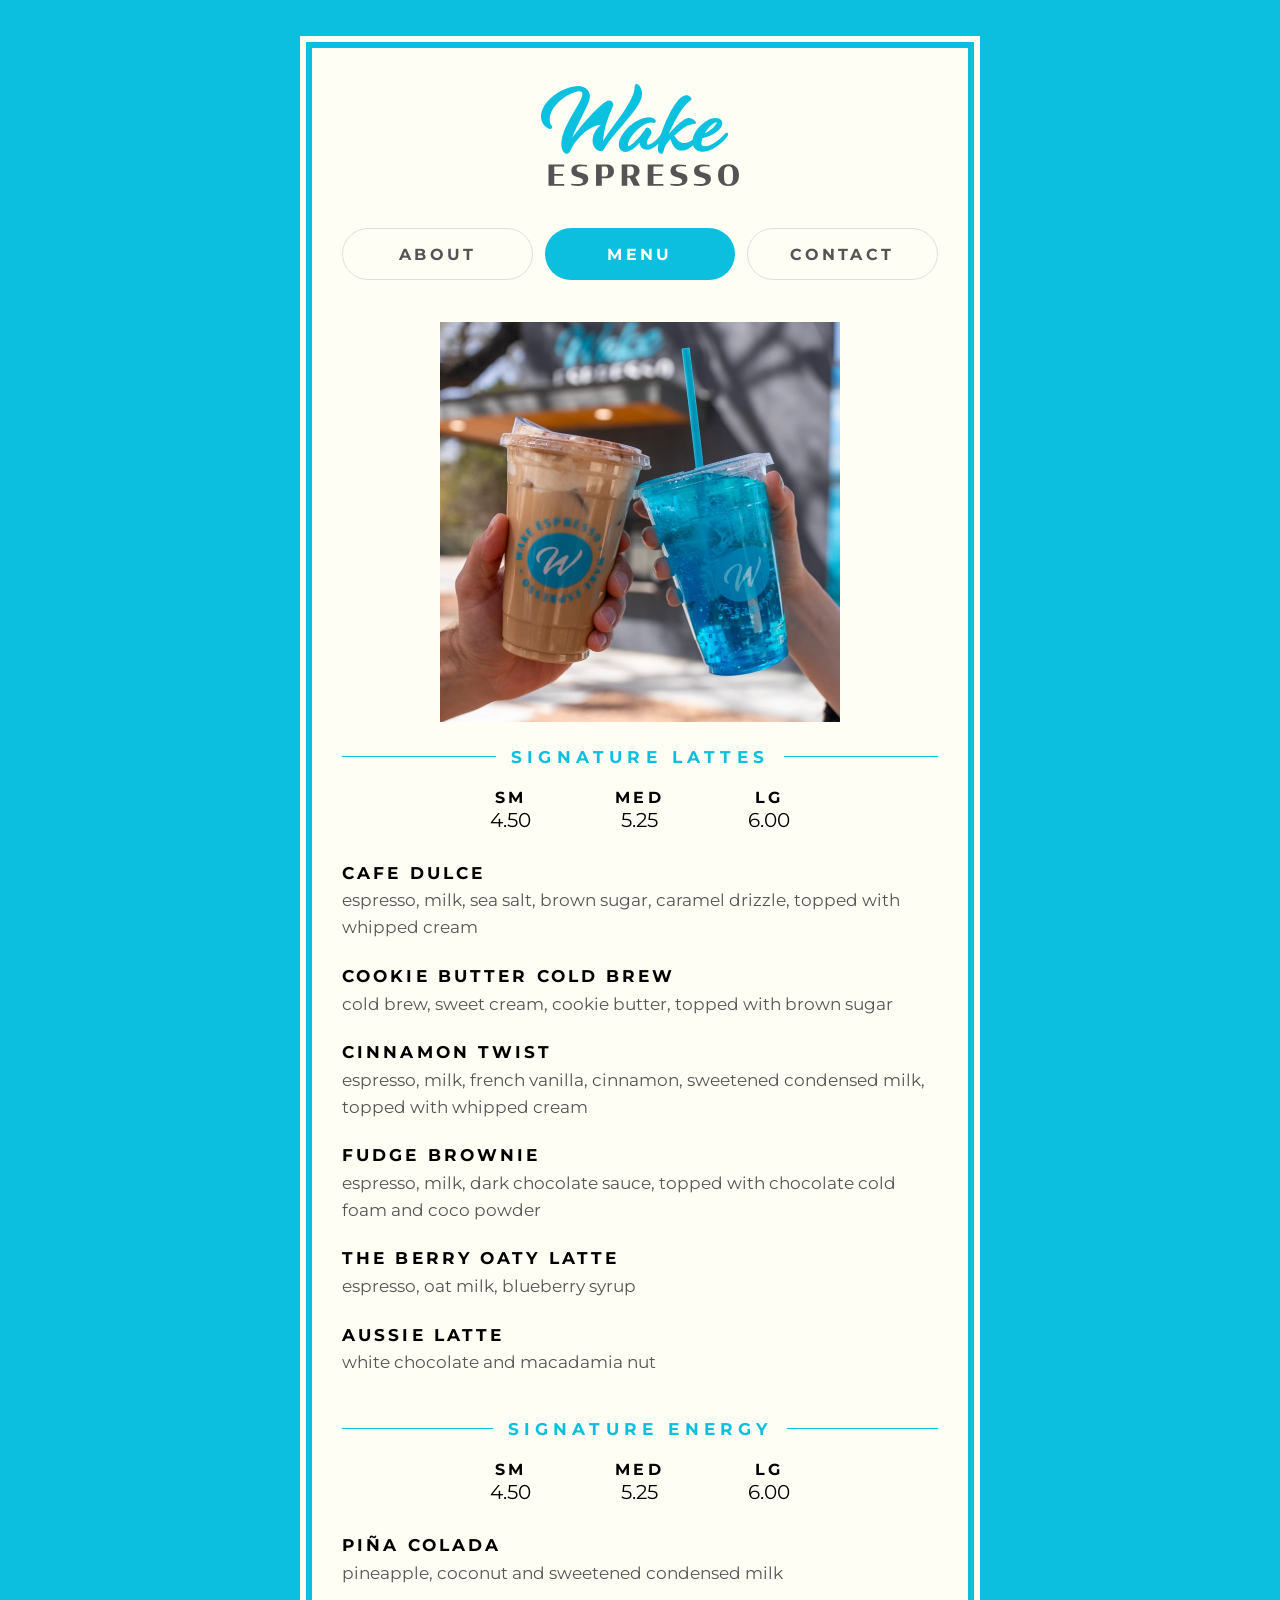
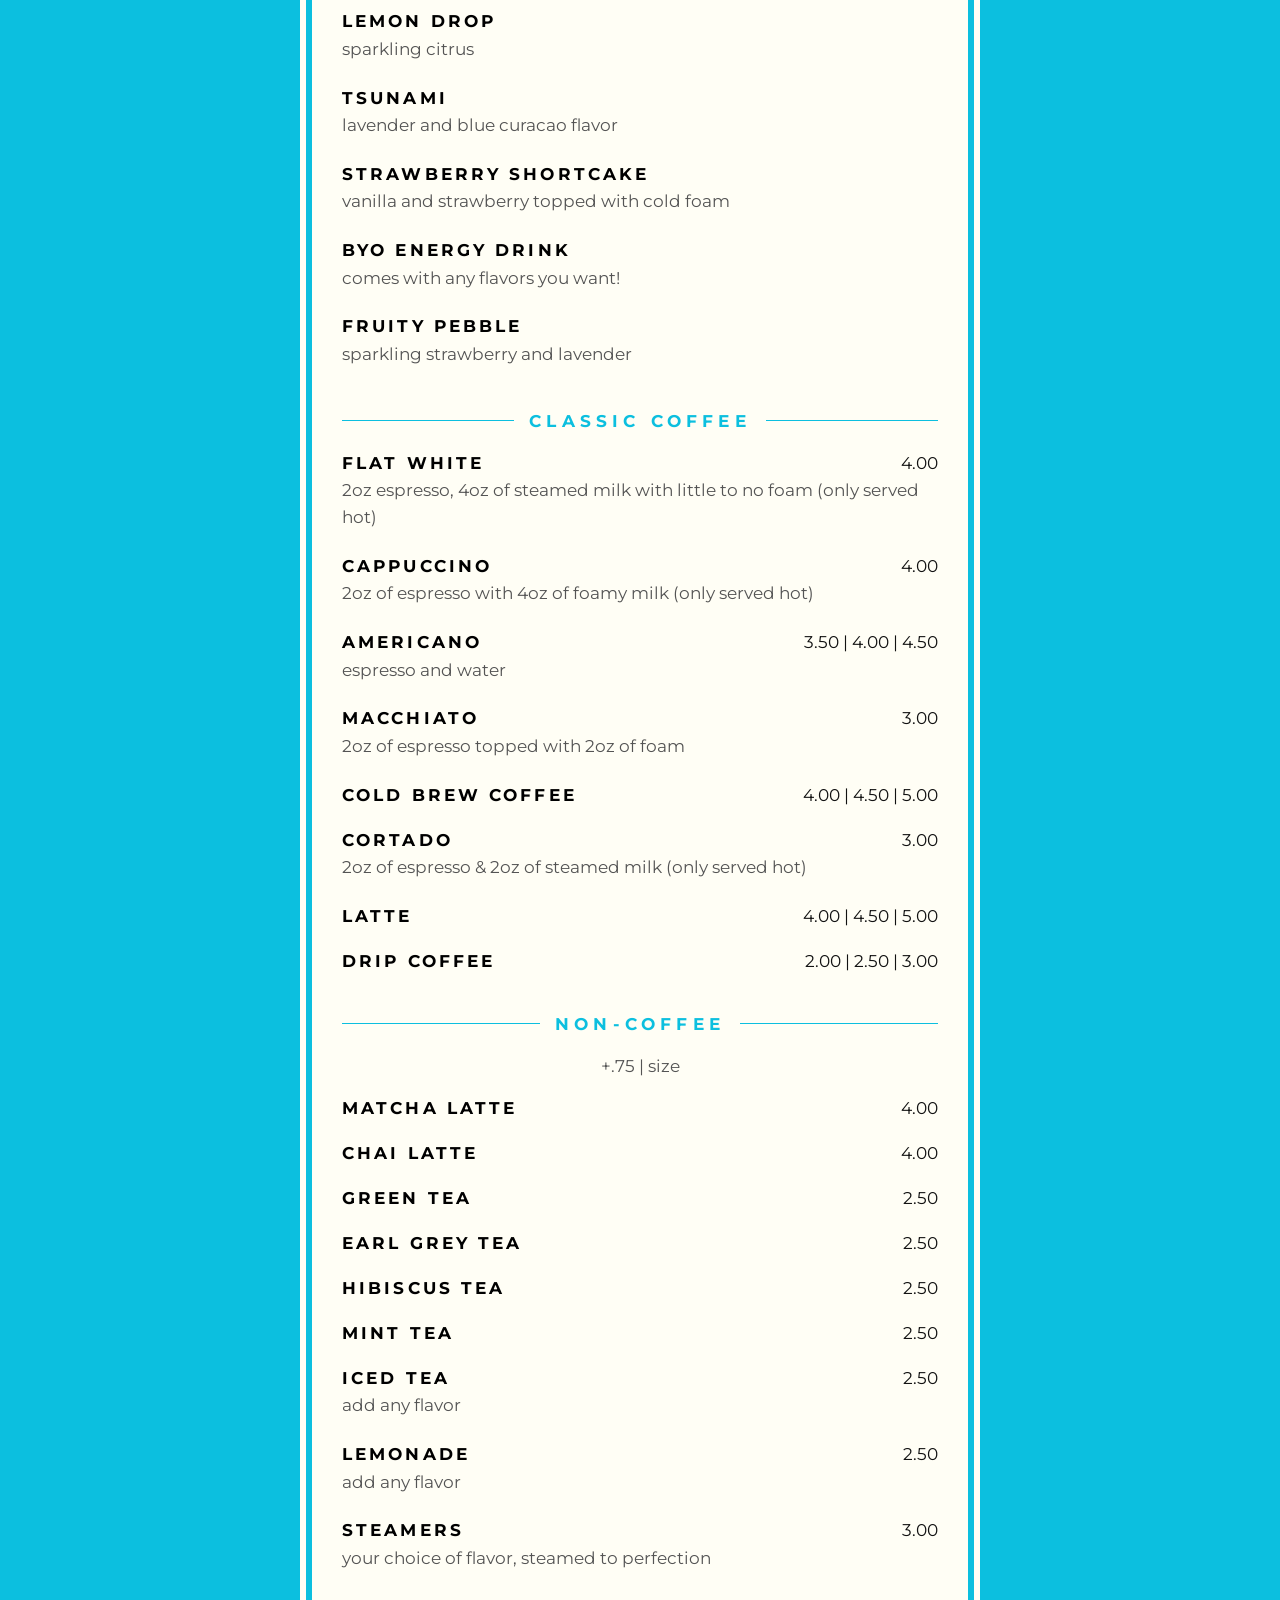
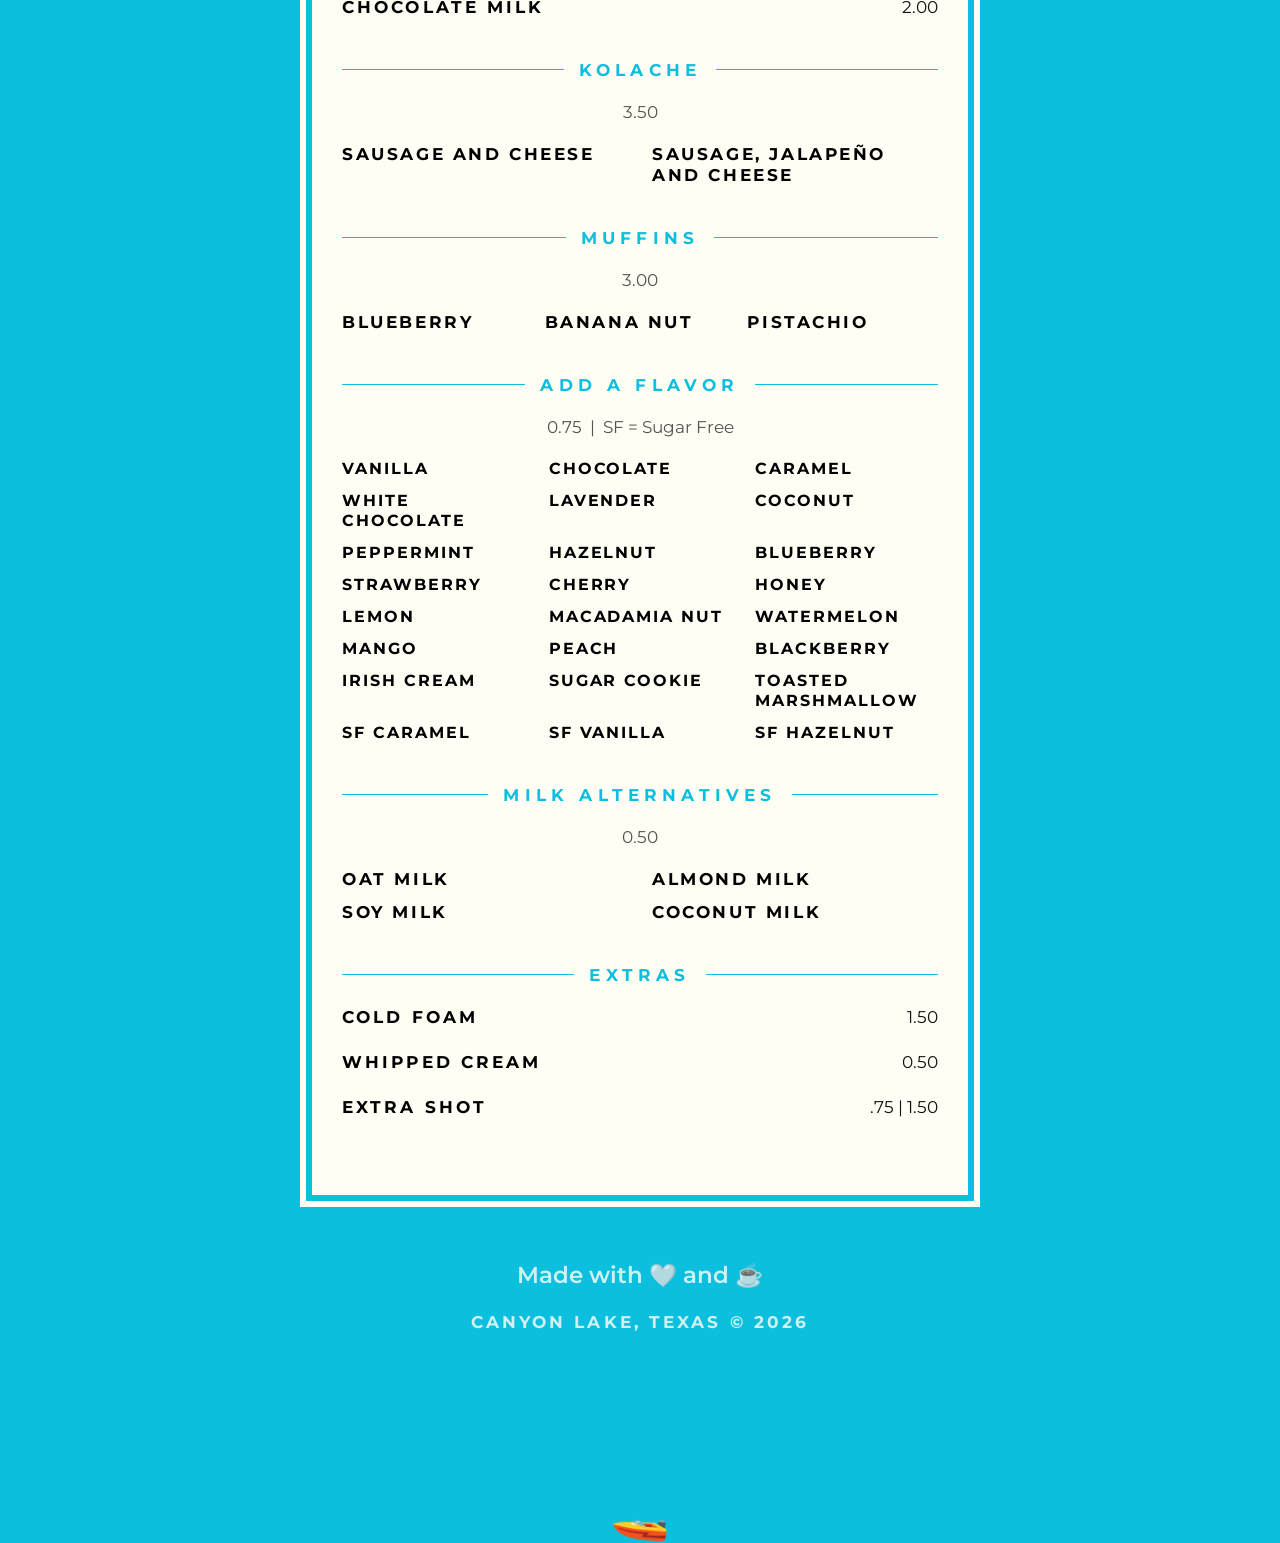
<file: index.html>
<!DOCTYPE html>
<html lang="en">
<head>
  <meta charset="UTF-8">
  <meta name="viewport" content="width=device-width, initial-scale=1.0, viewport-fit=cover">
  <meta name="theme-color" content="hsl(189, 90%, 46%)">
  <title>Wake Espresso | Drive-Thru Coffee &amp; Espresso in Canyon Lake, TX</title>
  <meta name="description" content="Wake Espresso is a drive-thru and walk-up coffee shop in Canyon Lake, TX. Handcrafted espresso, signature lattes, energy drinks, teas, and kolaches — locally brewed, lake approved.">
  <link rel="canonical" href="https://jonnyabowd.github.io/wake-espresso-site/">

  <!-- Open Graph -->
  <meta property="og:type" content="website">
  <meta property="og:site_name" content="Wake Espresso">
  <meta property="og:title" content="Wake Espresso | Drive-Thru Coffee &amp; Espresso in Canyon Lake, TX">
  <meta property="og:description" content="Handcrafted espresso, signature lattes, energy drinks, teas, and kolaches in Canyon Lake, TX. Locally brewed, lake approved.">
  <meta property="og:url" content="https://jonnyabowd.github.io/wake-espresso-site/">
  <meta property="og:image" content="https://jonnyabowd.github.io/wake-espresso-site/images/og-image.jpg">
  <meta property="og:image:type" content="image/jpeg">
  <meta property="og:image:width" content="2400">
  <meta property="og:image:height" content="1260">
  <meta property="og:image:alt" content="Wake Espresso — drive-thru coffee in Canyon Lake, TX">

  <!-- Twitter -->
  <meta name="twitter:card" content="summary_large_image">
  <meta name="twitter:title" content="Wake Espresso | Drive-Thru Coffee &amp; Espresso in Canyon Lake, TX">
  <meta name="twitter:description" content="Handcrafted espresso, signature lattes, energy drinks, teas, and kolaches in Canyon Lake, TX. Locally brewed, lake approved.">
  <meta name="twitter:image" content="https://jonnyabowd.github.io/wake-espresso-site/images/og-image.jpg">
  <meta name="twitter:image:alt" content="Wake Espresso — drive-thru coffee in Canyon Lake, TX">

  <link rel="icon" href="favicons/favicon.ico" sizes="any">
  <link rel="icon" href="favicons/favicon.svg" type="image/svg+xml">
  <link rel="apple-touch-icon" href="favicons/apple-touch-icon.png">
  <link rel="manifest" href="favicons/site.webmanifest">
  <meta name="apple-mobile-web-app-capable" content="yes">
  <meta name="mobile-web-app-capable" content="yes">
  <meta name="apple-touch-fullscreen" content="yes">
  <meta name="apple-mobile-web-app-title" content="Wake Espresso">
  <meta name="apple-mobile-web-app-status-bar-style" content="default">
  <script src="js/ios-pwa-splash.js"></script>
  <script>iosPWASplash('favicons/apple-touch-icon.png', 'hsl(189, 90%, 46%)');</script>
  <link rel="preconnect" href="https://fonts.googleapis.com">
  <link rel="preconnect" href="https://fonts.gstatic.com" crossorigin>
  <link href="https://fonts.googleapis.com/css2?family=Montserrat:wght@400;600;700&family=Press+Start+2P&display=swap" rel="stylesheet">
  <link rel="stylesheet" href="css/tokens.css">

  <script type="application/ld+json">
  {
    "@context": "https://schema.org",
    "@type": "CafeOrCoffeeShop",
    "name": "Wake Espresso",
    "description": "Drive-thru and walk-up coffee shop in Canyon Lake, TX serving handcrafted espresso, signature lattes, energy drinks, teas, and kolaches.",
    "url": "https://jonnyabowd.github.io/wake-espresso-site/",
    "image": "https://jonnyabowd.github.io/wake-espresso-site/images/img_7962.webp",
    "telephone": "+1-830-310-1101",
    "priceRange": "$",
    "servesCuisine": "Coffee",
    "address": {
      "@type": "PostalAddress",
      "streetAddress": "8392 FM2673",
      "addressLocality": "Canyon Lake",
      "addressRegion": "TX",
      "postalCode": "78133",
      "addressCountry": "US"
    },
    "geo": {
      "@type": "GeoCoordinates",
      "latitude": 29.8446598,
      "longitude": -98.2722146
    },
    "sameAs": [
      "https://www.instagram.com/wakeespresso"
    ],
    "openingHoursSpecification": [
      {
        "@type": "OpeningHoursSpecification",
        "dayOfWeek": ["Monday", "Tuesday", "Wednesday", "Thursday", "Sunday"],
        "opens": "05:30",
        "closes": "19:00"
      },
      {
        "@type": "OpeningHoursSpecification",
        "dayOfWeek": ["Friday", "Saturday"],
        "opens": "05:30",
        "closes": "20:00"
      }
    ]
  }
  </script>

  <style>
    * { box-sizing: border-box; margin: 0; padding: 0; }

    html, body { overflow-x: hidden; }

    html.blackout-mode, html.blackout-mode body { background: hsl(0, 0%, 0%) !important; height: 100%; overflow: hidden; }
    html.whiteout-mode, html.whiteout-mode body { background: var(--color-brand-cream) !important; height: 100%; overflow: hidden; }

    html { font-size: 16px; }
    @media (min-width: 600px) { html { font-size: 20px; } }
    @media (min-width: 800px) { html { font-size: 24px; } }

    body {
      font-family: 'Montserrat', sans-serif;
      background-color: var(--color-brand-blue);
      min-height: 100vh;
      padding: 1.5rem 1rem;
      position: relative;
    }

    .menu-wrap {
      max-width: 680px;
      margin: 0 auto;
      background: var(--color-brand-cream);
      padding: 2rem 1.75rem;
      position: relative;
      outline: 6px solid var(--color-brand-blue);
      outline-offset: -12px;
    }

    /* Header */
    .menu-header {
      text-align: center;
      margin-bottom: 1.5rem;
    }

    .menu-divider {
      border: none;
      border-top: 1px solid hsl(0, 0%, 80%);
      margin: 0 0 1.5rem;
    }

    /* Section */
    .menu-section {
      margin-bottom: 1.75rem;
    }

    /* Section title with lines */
    .section-title {
      display: flex;
      align-items: center;
      gap: 0.625rem;
      margin-top: 0;
      margin-bottom: 0.875rem;
    }

    .section-title::before,
    .section-title::after {
      content: '';
      flex: 1;
      height: 1px;
      background: var(--color-brand-blue);
    }

    .section-title span {
      color: var(--color-brand-blue);
      font-size: 0.72rem;
      font-weight: 700;
      letter-spacing: 0.3em;
      text-transform: uppercase;
      white-space: nowrap;
    }

    /* Size row */
    .size-row {
      display: flex;
      justify-content: center;
      gap: 3.5rem;
      margin-bottom: 1.25rem;
    }

    .size-label {
      font-size: 0.65rem;
      font-weight: 700;
      letter-spacing: 0.2em;
      text-transform: uppercase;
      text-align: center;
    }

    .size-price {
      display: block;
      text-align: center;
      font-size: 0.85rem;
    }

    /* Price note */
    .price-note {
      text-align: center;
      font-size: 0.72rem;
      color: hsl(0, 0%, 33%);
      margin-bottom: 0.875rem;
    }

    /* Item */
    .item {
      margin-bottom: 1rem;
    }

    .item-header {
      display: flex;
      justify-content: space-between;
      align-items: baseline;
      gap: 0.5rem;
    }

    .item-name {
      font-size: 0.72rem;
      font-weight: 700;
      letter-spacing: 0.18em;
      text-transform: uppercase;
    }

    .item-price {
      font-size: 0.72rem;
      font-weight: 400;
      white-space: nowrap;
      color: hsl(0, 0%, 7%);
    }

    .item-desc {
      font-size: 0.72rem;
      color: hsl(0, 0%, 33%);
      margin-top: 0.1875rem;
      line-height: 1.55;
      font-weight: 400;
    }

    /* 3-col flavor grid */
    .flavor-grid {
      display: grid;
      grid-template-columns: repeat(3, 1fr);
      gap: 0.5rem 1rem;
    }

    .flavor-grid span {
      font-size: 0.68rem;
      font-weight: 700;
      letter-spacing: 0.12em;
      text-transform: uppercase;
    }

    /* 2-col grid */
    .two-col {
      display: grid;
      grid-template-columns: 1fr 1fr;
      gap: 0.5rem 1rem;
    }

    .two-col span {
      font-size: 0.72rem;
      font-weight: 700;
      letter-spacing: 0.15em;
      text-transform: uppercase;
    }

    /* 3-col items (muffins/kolache) */
    .three-col {
      display: grid;
      grid-template-columns: repeat(3, 1fr);
      gap: 0.5rem;
    }

    .three-col span {
      font-size: 0.72rem;
      font-weight: 700;
      letter-spacing: 0.15em;
      text-transform: uppercase;
    }

    @media (max-width: 420px) {
      .flavor-grid {
        grid-template-columns: repeat(2, 1fr);
      }
      .size-row {
        gap: 2rem;
      }
    }

    /* Tabs */
    .tabs {
      display: flex;
      gap: 0.5rem;
      margin-bottom: 1.75rem;
    }

    .tab-btn {
      flex: 1;
      background: none;
      border: 1px solid var(--color-brand-blue);
      border-radius: 999px;
      padding: 0.625rem 0;
      font-family: 'Montserrat', sans-serif;
      font-size: 0.68rem;
      font-weight: 700;
      letter-spacing: 0.2em;
      text-transform: uppercase;
      color: var(--color-brand-grey);
      cursor: pointer;
      border-color: hsl(0, 0%, 87%);
      transition: color 0.2s, background 0.2s, border-color 0.2s;
    }

    .tab-btn.active {
      background: var(--color-brand-blue);
      color: var(--color-brand-cream);
      border: none;
      padding: calc(0.625rem + 1px) 0;
    }

    @keyframes waterFloat {
      0%   { transform: translateY(0px) rotate(0deg); }
      25%  { transform: translateY(-3.75px) rotate(var(--rot-a, 1.5deg)); }
      75%  { transform: translateY(3.75px) rotate(var(--rot-b, -1.5deg)); }
      100% { transform: translateY(0px) rotate(0deg); }
    }

    @keyframes waterFloatNoRotate {
      0%   { transform: translateY(0px); }
      25%  { transform: translateY(-3.75px); }
      75%  { transform: translateY(3.75px); }
      100% { transform: translateY(0px); }
    }

    .menu-header img {
      animation: waterFloatNoRotate 8s ease-in-out infinite;
    }

    #boat {
      position: absolute;
      bottom: 0px;
      left: 50%;
      transform: translateX(-50%);
      font-size: 2rem;
      cursor: pointer;
      user-select: none;
      z-index: 9999;
      transition: none;
    }

    @keyframes boatWiggle {
      0%   { transform: translateX(-50%) rotate(0deg); }
      20%  { transform: translateX(-50%) rotate(-8deg); }
      40%  { transform: translateX(-50%) rotate(8deg); }
      60%  { transform: translateX(-50%) rotate(-5deg); }
      80%  { transform: translateX(-50%) rotate(5deg); }
      100% { transform: translateX(-50%) rotate(15deg); }
    }

    @keyframes boatZoomLeft {
      from { transform: translateX(-50%) rotate(15deg); opacity: 1; }
      to   { transform: translateX(calc(-50% - 120vw)) rotate(15deg); opacity: 1; }
    }

    @keyframes boatComeBack {
      0%     { transform: translateX(calc(-50% + 140vw)) rotate(15deg); animation-timing-function: linear; }
      10.3%  { transform: translateX(-50%) rotate(15deg); animation-timing-function: ease-out; }
      28.6%  { transform: translateX(calc(-50% - 35vw)) rotate(0deg); }
      42.9%  { transform: translateX(calc(-50% - 35vw)) rotate(0deg); animation-timing-function: ease-out; }
      100%   { transform: translateX(-50%) rotate(0deg); }
    }

    @keyframes fadeUp {
      from { opacity: 0; transform: translateY(18px); }
      to   { opacity: 1; transform: translateY(0); }
    }

    .menu-header { opacity: 0; }
    .tabs { opacity: 0; }

    .menu-header.animate-in,
    .tabs.animate-in { animation: fadeUp 0.5s ease forwards; }

    .tab-panel { display: none; }
    .tab-panel.active { display: block; opacity: 0; }
    .tab-panel.active.animate-in { animation: fadeUp 0.5s ease forwards; }

    /* Feed */
    .feed-header {
      text-align: center;
      margin-bottom: 1rem;
    }

    .feed-header h2 {
      font-size: 0.68rem;
      font-weight: 500;
      letter-spacing: 0.15em;
      text-transform: uppercase;
      color: hsl(0, 0%, 53%);
      margin-bottom: 0.625rem;
    }

    .feed-header a {
      display: inline-flex;
      align-items: center;
      gap: 0.5rem;
      text-decoration: none;
      color: hsl(0, 0%, 7%);
      font-size: 1.1rem;
      font-weight: 600;
    }

    .feed-header a svg { width: 1.125rem; height: 1.125rem; }

    .feed-grid {
      display: grid;
      grid-template-columns: repeat(3, 1fr);
      gap: 0.25rem;
    }

    .feed-item {
      position: relative;
      aspect-ratio: 1;
      overflow: hidden;
      background: hsl(0, 0%, 94%);
      cursor: pointer;
    }

    .feed-item img {
      width: 100%;
      height: 100%;
      object-fit: cover;
      display: block;
      transition: transform 0.3s ease;
    }

    .feed-item:hover img { transform: scale(1.04); }
    .feed-item:hover .overlay { opacity: 1; }

    .overlay {
      position: absolute;
      inset: 0;
      background: rgba(12, 192, 223, 0.35);
      opacity: 0;
      transition: opacity 0.3s ease;
    }

    .feed-footer {
      text-align: center;
      margin-top: 1rem;
      margin-bottom: 2.75rem;
    }

    .feed-footer a {
      display: inline-block;
      font-size: 0.7rem;
      font-weight: 600;
      letter-spacing: 0.1em;
      text-transform: uppercase;
      color: var(--color-brand-blue);
      text-decoration: none;
      border: 1.5px solid var(--color-brand-blue);
      border-radius: 999px;
      padding: 0.5rem 1.25rem;
      transition: background 0.2s, color 0.2s;
    }

    .feed-footer a:hover {
      background: var(--color-brand-blue);
      color: var(--color-brand-cream);
    }

    /* About & Contact */
    .info-block {
      text-align: center;
      padding: 1rem 0;
    }

    .info-block h3 {
      font-size: 0.68rem;
      font-weight: 700;
      letter-spacing: 0.25em;
      text-transform: uppercase;
      color: var(--color-brand-blue);
      margin-bottom: 0.5rem;
    }

    .info-block p {
      font-size: 0.78rem;
      color: hsl(0, 0%, 27%);
      line-height: 1.7;
    }

    .info-divider {
      border: none;
      border-top: 1px solid hsl(0, 0%, 93%);
      margin: 1.5rem 0;
    }

    /* Map */
    #map {
      width: 100%;
      height: 16.25rem;
      border: 2px solid var(--color-brand-blue);
      border-radius: 4px;
      margin: 0.5rem 0 1rem;
    }

    .leaflet-tile-pane { filter: grayscale(0.4) saturate(1.1); }

    .leaflet-popup-content-wrapper {
      border-radius: 4px;
      font-family: 'Montserrat', sans-serif;
      font-size: 0.72rem;
      box-shadow: 0 2px 8px rgba(0,0,0,0.15);
    }

    .leaflet-popup-tip-container { display: none; }

    .leaflet-control-zoom a { color: var(--color-brand-blue) !important; }
    .leaflet-control-attribution {
      font-size: 8px !important;
      opacity: 0.4;
      background: rgba(255, 253, 232, 0.5) !important;
      padding: 0 3px !important;
    }
    .leaflet-control-attribution a { color: hsl(0, 0%, 53%) !important; }

    .directions-btn {
      display: inline-block;
      font-size: 0.7rem;
      font-weight: 700;
      letter-spacing: 0.15em;
      text-transform: uppercase;
      color: var(--color-brand-blue);
      text-decoration: none;
      border: 1.5px solid var(--color-brand-blue);
      padding: 0.5rem 1.25rem;
      border-radius: 999px;
      transition: background 0.2s, color 0.2s;
    }

    .directions-btn:hover {
      background: var(--color-brand-blue);
      color: var(--color-brand-cream);
    }

    /* Reviews carousel */
    .reviews-section { margin-top: 0.5rem; }

    .review-carousel {
      display: flex;
      align-items: center;
      gap: 0.5rem;
    }

    .review-track {
      flex: 1;
      display: grid;
      align-items: center;
    }

    .review-card {
      grid-area: 1 / 1;
      text-align: center;
      padding: 0.5rem 0.25rem;
      visibility: hidden;
    }

    .review-card.active { visibility: visible; }

    .review-stars {
      color: var(--color-brand-blue);
      font-size: 1rem;
      letter-spacing: 2px;
      margin-bottom: 0.625rem;
    }

    .review-text {
      font-size: 0.82rem;
      color: hsl(0, 0%, 27%);
      line-height: 1.75;
      font-style: italic;
      margin-bottom: 0.625rem;
    }

    .review-name {
      font-size: 0.68rem;
      font-weight: 700;
      letter-spacing: 0.15em;
      text-transform: uppercase;
      color: hsl(0, 0%, 53%);
    }

    .review-arrow {
      background: none;
      border: 1.5px solid var(--color-brand-blue);
      border-radius: 999px;
      color: var(--color-brand-blue);
      width: 2rem;
      height: 2rem;
      font-size: 0.9rem;
      cursor: pointer;
      flex-shrink: 0;
      transition: background 0.2s, color 0.2s;
      display: flex;
      align-items: center;
      justify-content: center;
    }

    .review-arrow:hover {
      background: var(--color-brand-blue);
      color: var(--color-brand-cream);
    }

    .review-dots {
      display: flex;
      justify-content: center;
      gap: 0.375rem;
      margin-top: 0.875rem;
    }

    .dot {
      width: 0.4375rem;
      height: 0.4375rem;
      border-radius: 50%;
      background: hsl(0, 0%, 87%);
      cursor: pointer;
      transition: background 0.2s;
    }

    .dot.active { background: var(--color-brand-blue); }

    .footer-text { padding-bottom: 170px; opacity: 0; transition: opacity 1.2s ease; }
    .footer-text.in-view { opacity: 0.8; }

    /* Wake the Lake game */
    .menu-wrap, .footer-text, #boat { transition: opacity 0.6s ease; }
    .page-fade-out { opacity: 0 !important; pointer-events: none; }
    .page-gone { display: none !important; }

    #game-screen, #gameover-screen {
      position: fixed;
      inset: 0;
      background: var(--color-brand-blue);
      z-index: 10000;
      display: none;
      opacity: 0;
      transition: opacity 0.6s ease;
      touch-action: none;
      user-select: none;
      -webkit-user-select: none;
      -webkit-touch-callout: none;
    }

    #game-screen.visible, #gameover-screen.visible { opacity: 1; }

    .game-title {
      font-family: 'Press Start 2P', monospace;
      font-weight: normal;
      color: var(--color-brand-cream);
      text-align: center;
      font-size: 5.6vw;
      line-height: 1.6;
      white-space: nowrap;
      padding: 2.5rem 1rem 0;
      animation: arcadeBlink 1s step-end infinite;
    }

    #game-screen .game-title { text-align: left; font-size: 6.72vw; padding-top: 0; }

    #game-header {
      display: flex;
      align-items: center;
      justify-content: center;
      gap: 1rem;
      padding: 2.5rem 1rem 0;
    }

    #game-logo {
      width: 26vw;
      max-width: 160px;
      flex-shrink: 0;
      position: relative;
      z-index: 5;
      cursor: pointer;
    }

    .falling-cup {
      position: absolute;
      font-size: 2.5rem;
      line-height: 1;
      z-index: 1;
      pointer-events: none;
    }

    @keyframes arcadeBlink {
      0%   { opacity: 1; }
      75%  { opacity: 0; }
      100% { opacity: 1; }
    }

    #game-area {
      position: absolute;
      top: 7rem;
      bottom: 6rem;
      left: 0;
      right: 0;
      overflow: hidden;
    }

    #player {
      position: absolute;
      right: 12%;
      width: 3.125rem;
      height: 3.125rem;
      font-size: 3.125rem;
      line-height: 1;
      z-index: 2;
      transition: transform 0.2s ease;
    }

    #player span { position: absolute; inset: 0; }

    #player span:first-child {
      inset: auto;
      right: 0;
      bottom: 0.375rem;
      font-size: 1.95rem;
      z-index: -1;
    }

    /* Little alien companion shown only in the boba (post-UFO) game version,
       smaller and tucked into the top-left of the boat-dog. */
    #player .alien-badge { display: none; }
    #player.alien .alien-badge {
      display: block;
      inset: auto;
      top: 0.66rem;
      left: -0.1rem;
      font-size: 0.92rem;
      z-index: 3;
    }

    .game-item {
      position: absolute;
      left: -60px;
      font-size: 2.5rem;
      line-height: 1;
      z-index: 1;
    }

    .game-wave { z-index: 0; }
    .game-wave img { display: block; width: 2rem; height: auto; }

    #game-score {
      position: absolute;
      bottom: 1.5rem;
      left: 1rem;
      font-family: 'Press Start 2P', monospace;
      font-size: 12.5vw;
      line-height: 1;
      color: var(--color-brand-cream);
    }

    #steer-btn {
      position: absolute;
      bottom: 1rem;
      right: 1rem;
      width: 50%;
      padding: 1.1rem 0;
      font-family: 'Press Start 2P', monospace;
      font-size: 1rem;
      letter-spacing: 0.15em;
      background: var(--color-brand-blue);
      color: var(--color-brand-cream);
      border: 4px dotted var(--color-brand-cream);
      border-radius: 10px;
      cursor: pointer;
      user-select: none;
      -webkit-user-select: none;
      touch-action: none;
    }

    #gameover-screen {
      flex-direction: column;
      align-items: center;
      justify-content: center;
    }

    .game-btn {
      font-family: 'Press Start 2P', monospace;
      font-size: 1rem;
      letter-spacing: 0.15em;
      background: var(--color-brand-blue);
      color: var(--color-brand-cream);
      border: 4px dotted var(--color-brand-cream);
      border-radius: 10px;
      padding: 1.1rem 0;
      width: 12rem;
      margin-top: 1.5rem;
      cursor: pointer;
    }

    #game-summary {
      position: absolute;
      top: 2.5rem;
      left: 0;
      right: 0;
      text-align: center;
      font-family: 'Press Start 2P', monospace;
      font-size: 1rem;
      letter-spacing: 0.15em;
      color: var(--color-brand-cream);
      line-height: 1.8;
    }

    #game-summary .cup-num { font-size: 3.5em; }

    #refill-btns {
      display: flex;
      flex-direction: column;
      align-items: center;
    }

    @media (orientation: landscape) {
      #refill-btns { flex-direction: row; gap: 1.5rem; }
    }

    #refill-coffee {
      font-size: 7rem;
      line-height: 1;
      animation: waterFloat 4s ease-in-out infinite;
    }

    #much-tired {
      position: absolute;
      bottom: 1rem;
      left: 50%;
      transform: translateX(-50%);
      font-family: 'Comic Sans MS', 'Comic Sans', sans-serif;
      font-size: 0.85rem;
      color: var(--color-brand-cream);
    }

    #tired-dog-track {
      position: absolute;
      bottom: 2rem;
      left: 50%;
      transform: translateX(-50%);
      font-family: 'Comic Sans MS', 'Comic Sans', sans-serif;
      font-size: 0.85rem;
      pointer-events: none;
    }

    .tired-ghost { visibility: hidden; }

    #tired-dog {
      position: absolute;
      top: 0;
      left: 0;
      font-size: 0.8em;
      line-height: 1;
      animation: tiredDogWalk 8s linear infinite;
    }

    @keyframes tiredDogWalk {
      0%      { left: calc(100% - 1.2em); transform: scaleX(1); }
      43.75%  { left: 0; transform: scaleX(1); }
      50%     { left: 0; transform: scaleX(1); }
      50.001% { left: 0; transform: scaleX(-1); }
      93.75%  { left: calc(100% - 1.2em); transform: scaleX(-1); }
      100%    { left: calc(100% - 1.2em); transform: scaleX(-1); }
    }

    #blackout {
      position: fixed;
      inset: -50vh 0;
      background: hsl(0, 0%, 0%);
      z-index: 99999;
      display: none;
    }

    #whiteout {
      position: fixed;
      inset: -50vh 0;
      background: var(--color-brand-cream);
      z-index: 99999;
      display: none;
      align-items: center;
      justify-content: center;
      padding: 3rem;
    }

    #whiteout img {
      width: 56vw;
      max-width: 100%;
      cursor: pointer;
      animation: waterFloatNoRotate 8s ease-in-out infinite;
    }

    .whiteout-dog {
      position: fixed;
      z-index: 100000;
      width: 90px;
      height: 2.5rem;
      cursor: pointer;
    }

    .whiteout-dog span {
      position: absolute;
      top: 0;
      left: 50%;
      margin-left: -0.6em;
      font-size: 2rem;
      line-height: 1;
      animation: whiteoutDogWalk 4s linear infinite;
    }

    /* Start the cycle at center (translateX 0) so a freshly spawned or tapped
       dog appears on its spawn point, then walks symmetrically both ways.
       Starting at an extreme would offset every new dog by the swing distance. */
    @keyframes whiteoutDogWalk {
      0%      { transform: translateX(0) scaleX(-1); }
      25%     { transform: translateX(25px) scaleX(-1); }
      25.001% { transform: translateX(25px) scaleX(1); }
      50%     { transform: translateX(0) scaleX(1); }
      75%     { transform: translateX(-25px) scaleX(1); }
      75.001% { transform: translateX(-25px) scaleX(-1); }
      100%    { transform: translateX(0) scaleX(-1); }
    }

    #whiteout-island {
      position: fixed;
      z-index: 99999;
      font-size: 4rem;
      line-height: 1;
      pointer-events: none;
      display: none;
    }
  </style>
</head>
<body>
  <div class="menu-wrap">

    <div class="menu-header">
      <h1 style="position:absolute;width:1px;height:1px;padding:0;margin:-1px;overflow:hidden;clip:rect(0,0,0,0);white-space:nowrap;border:0;">Wake Espresso — Drive-Thru Coffee &amp; Espresso in Canyon Lake, TX</h1>
      <img src="images/WE_logo.svg" alt="Wake Espresso logo" width="132" height="132" style="width: 8.25rem; max-width: 40%; height: auto;">
    </div>

    <div class="tabs">
      <button class="tab-btn" onclick="switchTab('about')">About</button>
      <button class="tab-btn active" onclick="switchTab('menu')">Menu</button>
      <button class="tab-btn" onclick="switchTab('contact')">Contact</button>
    </div>

    <!-- ABOUT -->
    <div id="tab-about" class="tab-panel">
      <img src="images/img_7156.webp" alt="Wake Espresso team in front of the Canyon Lake boat mural" width="800" height="800" loading="lazy" style="width: 100%; max-width: 400px; height: auto; display: block; margin: 0 auto 1.5rem;">
      <p style="font-size: 0.72rem; font-weight: 700; letter-spacing: 0.18em; text-transform: uppercase; color: hsl(0, 0%, 7%); text-align: center; padding: 0.5rem 0 1.25rem;">Locally Brewed, Lake Approved</p>
      <p style="font-size: 0.95rem; line-height: 1.8; color: hsl(0, 0%, 27%); text-align: left; padding: 0 0 2.25rem; text-indent: 1.5em;">Founded by Canyon Lake natives, Wake Espresso is all about great coffee and lake vibes. Whether you're heading out on the water or just passing through, grab a handcrafted coffee, tea, or espresso drink from our convenient drive-thru or walk-up window.</p>
      <div class="feed-header">
        <h2 class="section-title"><span>Follow Us</span></h2>
        <a href="https://www.instagram.com/wakeespresso" target="_blank" rel="noopener">@wakeespresso</a>
      </div>
      <div class="feed-grid">
        <div class="feed-item"><img src="images/img_0048.webp" alt="Dog enjoying a pup cup at the Wake Espresso drive-thru" width="600" height="600" loading="lazy"><div class="overlay"></div></div>
        <div class="feed-item"><img src="images/img_0049.webp" alt="Customers in their truck with iced coffees at the Wake Espresso drive-thru" width="600" height="600" loading="lazy"><div class="overlay"></div></div>
        <div class="feed-item"><img src="images/img_0052.webp" alt="Wake Espresso barista holding a caramel iced latte" width="600" height="600" loading="lazy"><div class="overlay"></div></div>
        <div class="feed-item"><img src="images/img_0053.webp" alt="Friends holding blue and yellow iced drinks at Wake Espresso" width="600" height="600" loading="lazy"><div class="overlay"></div></div>
        <div class="feed-item"><img src="images/img_0060.webp" alt="Shiba Inu enjoying a whipped cream pup cup at Wake Espresso" width="600" height="600" loading="lazy"><div class="overlay"></div></div>
        <div class="feed-item"><img src="images/img_0055.webp" alt="Wake Espresso green St. Patrick's Day punch drink" width="600" height="600" loading="lazy"><div class="overlay"></div></div>
        <div class="feed-item"><img src="images/img_0056.webp" alt="Customers with drinks in front of the Wake Espresso lake mural" width="600" height="600" loading="lazy"><div class="overlay"></div></div>
        <div class="feed-item"><img src="images/img_0058.webp" alt="Iced Coco Kiss latte made at Wake Espresso" width="600" height="600" loading="lazy"><div class="overlay"></div></div>
        <div class="feed-item"><img src="images/img_0059.webp" alt="Wake Espresso baristas behind the espresso bar" width="600" height="600" loading="lazy"><div class="overlay"></div></div>
      </div>
      <div class="feed-footer">
        <a href="https://www.instagram.com/wakeespresso" target="_blank" rel="noopener">View on Instagram</a>
      </div>

      <div class="reviews-section">
        <h2 class="section-title" style="margin-top: 1.75rem;"><span>Reviews</span></h2>
        <div class="review-carousel">
          <button class="review-arrow review-prev" onclick="shiftReview(-1)" aria-label="Previous review">&#8592;</button>
          <div class="review-track">
            <div class="review-card active">
              <div class="review-stars">&#9733;&#9733;&#9733;&#9733;&#9733;</div>
              <p class="review-text">"Everything I've tried has been yum! Bring your puppies, they give the cutest pup cups ever!"</p>
              <p class="review-name">— Kristen P.</p>
            </div>
            <div class="review-card">
              <div class="review-stars">&#9733;&#9733;&#9733;&#9733;&#9733;</div>
              <p class="review-text">"Great coffee! I appreciate that they have coconut milk. Staff are super friendly and even when they have long lines, they move fairly quickly. Really happy to have a fantastic coffee place on the south side of the lake."</p>
              <p class="review-name">— Hilda S.</p>
            </div>
            <div class="review-card">
              <div class="review-stars">&#9733;&#9733;&#9733;&#9733;&#9733;</div>
              <p class="review-text">"Everything about the property was well thought out. From the natural tree shade, large boat accessible drive thru, family/pet friendly exterior."</p>
              <p class="review-name">— Gregg S.</p>
            </div>
            <div class="review-card">
              <div class="review-stars">&#9733;&#9733;&#9733;&#9733;&#9733;</div>
              <p class="review-text">"The baristas there are so nice and welcoming, I told them my taste in coffee, and they matched the perfect drink to my liking!"</p>
              <p class="review-name">— Luna G.</p>
            </div>
            <div class="review-card">
              <div class="review-stars">&#9733;&#9733;&#9733;&#9733;&#9734;</div>
              <p class="review-text">"Skip the Starbucks and come here! Cool vibes and outdoor area is lovely to hang out and enjoy your cup of joe."</p>
              <p class="review-name">— Caleb R.</p>
            </div>
          </div>
          <button class="review-arrow review-next" onclick="shiftReview(1)" aria-label="Next review">&#8594;</button>
        </div>
      </div>
    </div>

    <!-- MENU -->
    <div id="tab-menu" class="tab-panel active">

    <img src="images/dsc08289.webp" alt="Iced latte and blue energy drink held up in front of the Wake Espresso stand" width="800" height="800" fetchpriority="high" style="width: 100%; max-width: 400px; height: auto; display: block; margin: 0 auto 24px;">

    <!-- SIGNATURE LATTES -->
    <section class="menu-section">
      <h2 class="section-title"><span>Signature Lattes</span></h2>
      <div class="size-row">
        <div><div class="size-label">SM</div><span class="size-price">4.50</span></div>
        <div><div class="size-label">MED</div><span class="size-price">5.25</span></div>
        <div><div class="size-label">LG</div><span class="size-price">6.00</span></div>
      </div>

      <div class="item">
        <div class="item-name">Cafe Dulce</div>
        <div class="item-desc">espresso, milk, sea salt, brown sugar, caramel drizzle, topped with whipped cream</div>
      </div>
      <div class="item">
        <div class="item-name">Cookie Butter Cold Brew</div>
        <div class="item-desc">cold brew, sweet cream, cookie butter, topped with brown sugar</div>
      </div>
      <div class="item">
        <div class="item-name">Cinnamon Twist</div>
        <div class="item-desc">espresso, milk, french vanilla, cinnamon, sweetened condensed milk, topped with whipped cream</div>
      </div>
      <div class="item">
        <div class="item-name">Fudge Brownie</div>
        <div class="item-desc">espresso, milk, dark chocolate sauce, topped with chocolate cold foam and coco powder</div>
      </div>
      <div class="item">
        <div class="item-name">The Berry Oaty Latte</div>
        <div class="item-desc">espresso, oat milk, blueberry syrup</div>
      </div>
      <div class="item">
        <div class="item-name">Aussie Latte</div>
        <div class="item-desc">white chocolate and macadamia nut</div>
      </div>
    </section>

    <!-- SIGNATURE ENERGY -->
    <section class="menu-section">
      <h2 class="section-title"><span>Signature Energy</span></h2>
      <div class="size-row">
        <div><div class="size-label">SM</div><span class="size-price">4.50</span></div>
        <div><div class="size-label">MED</div><span class="size-price">5.25</span></div>
        <div><div class="size-label">LG</div><span class="size-price">6.00</span></div>
      </div>

      <div class="item">
        <div class="item-name">Piña Colada</div>
        <div class="item-desc">pineapple, coconut and sweetened condensed milk</div>
      </div>
      <div class="item">
        <div class="item-name">Lemon Drop</div>
        <div class="item-desc">sparkling citrus</div>
      </div>
      <div class="item">
        <div class="item-name">Tsunami</div>
        <div class="item-desc">lavender and blue curacao flavor</div>
      </div>
      <div class="item">
        <div class="item-name">Strawberry Shortcake</div>
        <div class="item-desc">vanilla and strawberry topped with cold foam</div>
      </div>
      <div class="item">
        <div class="item-name">BYO Energy Drink</div>
        <div class="item-desc">comes with any flavors you want!</div>
      </div>
      <div class="item">
        <div class="item-name">Fruity Pebble</div>
        <div class="item-desc">sparkling strawberry and lavender</div>
      </div>
    </section>

    <!-- CLASSIC COFFEE -->
    <section class="menu-section">
      <h2 class="section-title"><span>Classic Coffee</span></h2>

      <div class="item">
        <div class="item-header">
          <div class="item-name">Flat White</div>
          <div class="item-price">4.00</div>
        </div>
        <div class="item-desc">2oz espresso, 4oz of steamed milk with little to no foam (only served hot)</div>
      </div>
      <div class="item">
        <div class="item-header">
          <div class="item-name">Cappuccino</div>
          <div class="item-price">4.00</div>
        </div>
        <div class="item-desc">2oz of espresso with 4oz of foamy milk (only served hot)</div>
      </div>
      <div class="item">
        <div class="item-header">
          <div class="item-name">Americano</div>
          <div class="item-price">3.50 | 4.00 | 4.50</div>
        </div>
        <div class="item-desc">espresso and water</div>
      </div>
      <div class="item">
        <div class="item-header">
          <div class="item-name">Macchiato</div>
          <div class="item-price">3.00</div>
        </div>
        <div class="item-desc">2oz of espresso topped with 2oz of foam</div>
      </div>
      <div class="item">
        <div class="item-header">
          <div class="item-name">Cold Brew Coffee</div>
          <div class="item-price">4.00 | 4.50 | 5.00</div>
        </div>
      </div>
      <div class="item">
        <div class="item-header">
          <div class="item-name">Cortado</div>
          <div class="item-price">3.00</div>
        </div>
        <div class="item-desc">2oz of espresso & 2oz of steamed milk (only served hot)</div>
      </div>
      <div class="item">
        <div class="item-header">
          <div class="item-name">Latte</div>
          <div class="item-price">4.00 | 4.50 | 5.00</div>
        </div>
      </div>
      <div class="item">
        <div class="item-header">
          <div class="item-name">Drip Coffee</div>
          <div class="item-price">2.00 | 2.50 | 3.00</div>
        </div>
      </div>
    </section>

    <!-- NON-COFFEE -->
    <section class="menu-section">
      <h2 class="section-title"><span>Non-Coffee</span></h2>
      <div class="price-note">+.75 | size</div>

      <div class="item">
        <div class="item-header">
          <div class="item-name">Matcha Latte</div>
          <div class="item-price">4.00</div>
        </div>
      </div>
      <div class="item">
        <div class="item-header">
          <div class="item-name">Chai Latte</div>
          <div class="item-price">4.00</div>
        </div>
      </div>
      <div class="item">
        <div class="item-header">
          <div class="item-name">Green Tea</div>
          <div class="item-price">2.50</div>
        </div>
      </div>
      <div class="item">
        <div class="item-header">
          <div class="item-name">Earl Grey Tea</div>
          <div class="item-price">2.50</div>
        </div>
      </div>
      <div class="item">
        <div class="item-header">
          <div class="item-name">Hibiscus Tea</div>
          <div class="item-price">2.50</div>
        </div>
      </div>
      <div class="item">
        <div class="item-header">
          <div class="item-name">Mint Tea</div>
          <div class="item-price">2.50</div>
        </div>
      </div>
      <div class="item">
        <div class="item-header">
          <div class="item-name">Iced Tea</div>
          <div class="item-price">2.50</div>
        </div>
        <div class="item-desc">add any flavor</div>
      </div>
      <div class="item">
        <div class="item-header">
          <div class="item-name">Lemonade</div>
          <div class="item-price">2.50</div>
        </div>
        <div class="item-desc">add any flavor</div>
      </div>
      <div class="item">
        <div class="item-header">
          <div class="item-name">Steamers</div>
          <div class="item-price">3.00</div>
        </div>
        <div class="item-desc">your choice of flavor, steamed to perfection</div>
      </div>
      <div class="item">
        <div class="item-header">
          <div class="item-name">Chocolate Milk</div>
          <div class="item-price">2.00</div>
        </div>
      </div>
    </section>

    <!-- KOLACHE -->
    <section class="menu-section">
      <h2 class="section-title"><span>Kolache</span></h2>
      <div class="price-note">3.50</div>
      <div class="two-col">
        <span>Sausage and Cheese</span>
        <span>Sausage, Jalapeño and Cheese</span>
      </div>
    </section>

    <!-- MUFFINS -->
    <section class="menu-section">
      <h2 class="section-title"><span>Muffins</span></h2>
      <div class="price-note">3.00</div>
      <div class="three-col">
        <span>Blueberry</span>
        <span>Banana Nut</span>
        <span>Pistachio</span>
      </div>
    </section>

    <!-- ADD A FLAVOR -->
    <section class="menu-section">
      <h2 class="section-title"><span>Add a Flavor</span></h2>
      <div class="price-note">0.75 &nbsp;|&nbsp; SF = Sugar Free</div>
      <div class="flavor-grid">
        <span>Vanilla</span>
        <span>Chocolate</span>
        <span>Caramel</span>
        <span>White Chocolate</span>
        <span>Lavender</span>
        <span>Coconut</span>
        <span>Peppermint</span>
        <span>Hazelnut</span>
        <span>Blueberry</span>
        <span>Strawberry</span>
        <span>Cherry</span>
        <span>Honey</span>
        <span>Lemon</span>
        <span>Macadamia Nut</span>
        <span>Watermelon</span>
        <span>Mango</span>
        <span>Peach</span>
        <span>Blackberry</span>
        <span>Irish Cream</span>
        <span>Sugar Cookie</span>
        <span>Toasted Marshmallow</span>
        <span>SF Caramel</span>
        <span>SF Vanilla</span>
        <span>SF Hazelnut</span>
      </div>
    </section>

    <!-- MILK ALTERNATIVES -->
    <section class="menu-section">
      <h2 class="section-title"><span>Milk Alternatives</span></h2>
      <div class="price-note">0.50</div>
      <div class="two-col">
        <span>Oat Milk</span>
        <span>Almond Milk</span>
        <span>Soy Milk</span>
        <span>Coconut Milk</span>
      </div>
    </section>

    <!-- EXTRAS -->
    <section class="menu-section">
      <h2 class="section-title"><span>Extras</span></h2>
      <div class="item">
        <div class="item-header">
          <div class="item-name">Cold Foam</div>
          <div class="item-price">1.50</div>
        </div>
      </div>
      <div class="item">
        <div class="item-header">
          <div class="item-name">Whipped Cream</div>
          <div class="item-price">0.50</div>
        </div>
      </div>
      <div class="item">
        <div class="item-header">
          <div class="item-name">Extra Shot</div>
          <div class="item-price">.75 | 1.50</div>
        </div>
      </div>
    </section>

    </div><!-- end #tab-menu -->

    <!-- CONTACT -->
    <div id="tab-contact" class="tab-panel">
      <div id="contact-img-wrap" style="position: relative; max-width: 400px; margin: 0 auto 24px;">
        <img src="images/img_7962.webp" alt="Exterior of the Wake Espresso drive-thru coffee stand in Canyon Lake, TX" width="800" height="800" loading="lazy" style="width: 100%; height: auto; display: block;">
      </div>
      <div class="info-block">
        <h2 class="section-title"><span>Location</span></h2>
        <p>8392 FM2673<br>Canyon Lake, TX 78133</p>
      </div>
      <div id="map"></div>
      <div style="text-align:center; margin-bottom: 24px;">
        <a class="directions-btn" href="https://maps.app.goo.gl/tD8LVoGH7LGiPKmz9" target="_blank" rel="noopener">Get Directions</a>
      </div>
      <div class="info-block">
        <h2 class="section-title"><span>Hours</span></h2>
        <table style="margin: 0 auto; font-size: 0.75rem; color: hsl(0, 0%, 27%); border-collapse: collapse; line-height: 2;">
          <tr><td style="text-align:right; padding-right: 20px; font-weight:700; letter-spacing:0.1em; text-transform:uppercase;">Monday</td><td>5:30AM – 7:00PM</td></tr>
          <tr><td style="text-align:right; padding-right: 20px; font-weight:700; letter-spacing:0.1em; text-transform:uppercase;">Tuesday</td><td>5:30AM – 7:00PM</td></tr>
          <tr><td style="text-align:right; padding-right: 20px; font-weight:700; letter-spacing:0.1em; text-transform:uppercase;">Wednesday</td><td>5:30AM – 7:00PM</td></tr>
          <tr><td style="text-align:right; padding-right: 20px; font-weight:700; letter-spacing:0.1em; text-transform:uppercase;">Thursday</td><td>5:30AM – 7:00PM</td></tr>
          <tr><td style="text-align:right; padding-right: 20px; font-weight:700; letter-spacing:0.1em; text-transform:uppercase;">Friday</td><td>5:30AM – <span style="color: var(--color-brand-blue);">8:00PM</span></td></tr>
          <tr><td style="text-align:right; padding-right: 20px; font-weight:700; letter-spacing:0.1em; text-transform:uppercase;">Saturday</td><td>5:30AM – <span style="color: var(--color-brand-blue);">8:00PM</span></td></tr>
          <tr><td style="text-align:right; padding-right: 20px; font-weight:700; letter-spacing:0.1em; text-transform:uppercase;">Sunday</td><td>5:30AM – 7:00PM</td></tr>
        </table>
      </div>
      <div class="info-block">
        <h2 class="section-title"><span>Contact</span></h2>
        <p style="margin-bottom: 12px;">(830) 310-1101</p>
        <a class="directions-btn" href="tel:+18303101101">Call Us</a>
      </div>
    </div>

  </div>

  <div id="boat" title="🤫">🚤</div>

  <p class="footer-text" style="text-align: center; font-size: 1.5625rem; color: var(--color-brand-cream); padding-top: 40px;"><span style="font-size: 0.6em; font-weight: 600;">Made with 🤍 and ☕️</span><br><span style="font-size: 0.72rem; font-weight: 700; letter-spacing: 0.18em;">CANYON LAKE, TEXAS &copy; <script>document.write(new Date().getFullYear())</script></span></p>

  <!-- Wake the Lake game -->
  <div id="game-screen">
    <div id="game-header">
      <h1 class="game-title">Wake the<br>Lake...</h1>
      <img id="game-logo" src="images/WE_icon_8bit.svg" alt="Wake Espresso">
    </div>
    <div id="game-area">
      <div id="player"><span>🐕</span><span>🚤</span><span class="alien-badge">👾</span></div>
    </div>
    <div id="game-score">00</div>
    <button id="steer-btn">STEER</button>
  </div>

  <div id="gameover-screen">
    <div id="game-summary">
      <div><span class="cup-num" id="cups-got">0</span></div>
      <div>CUPS</div>
    </div>
    <div id="refill-coffee">☕️</div>
    <h1 class="game-title">Refill coffee?</h1>
    <div id="refill-btns">
      <button class="game-btn" id="refill-yes">YES</button>
      <button class="game-btn" id="refill-menu">MENU</button>
    </div>
    <a id="much-tired" href="https://en.wikipedia.org/wiki/Doge_%28meme%29" target="_blank" rel="noopener">much tired</a>
    <div id="tired-dog-track" aria-hidden="true"><span class="tired-ghost">much tired</span><span id="tired-dog">🐕</span></div>
  </div>

  <div id="blackout"></div>
  <div id="whiteout"><img src="images/WE_logo_8bit.svg" alt="Wake Espresso"></div>
  <div id="whiteout-island">🏝️</div>

  <script>
    function switchTab(name) {
      document.querySelectorAll('.tab-panel').forEach(p => { p.classList.remove('active'); p.classList.remove('animate-in'); });
      document.querySelectorAll('.tab-btn').forEach(b => b.classList.remove('active'));
      const panel = document.getElementById('tab-' + name);
      panel.classList.add('active');
      event.currentTarget.classList.add('active');
      void panel.offsetWidth;
      panel.classList.add('animate-in');
      if (name === 'contact' && !window._mapInit) initMap();
    }


    // Randomize float rotation each cycle, within ±1.5deg
    function randomizeFloat(el) {
      el.style.setProperty('--rot-a', (Math.random() * 3 - 1.5).toFixed(2) + 'deg');
      el.style.setProperty('--rot-b', (Math.random() * 3 - 1.5).toFixed(2) + 'deg');
    }
    [document.getElementById('refill-coffee')].forEach(el => {
      randomizeFloat(el);
      el.addEventListener('animationiteration', e => {
        if (e.animationName === 'waterFloat') randomizeFloat(el);
      });
    });

    let currentReview = 0;
    const totalReviews = 5;

    function shiftReview(dir) {
      goToReview((currentReview + dir + totalReviews) % totalReviews);
    }

    function goToReview(index) {
      document.querySelectorAll('.review-card').forEach((c, i) => c.classList.toggle('active', i === index));
      document.querySelectorAll('.dot').forEach((d, i) => d.classList.toggle('active', i === index));
      currentReview = index;
    }

    // Boat easter egg
    const boat = document.getElementById('boat');
    let boatBusy = false;
    let boatRunCount = 0;

    function spawnContactDog() {
      const wrap = document.getElementById('contact-img-wrap');
      if (wrap.querySelector('.contact-dog')) return;
      const dog = document.createElement('div');
      dog.className = 'contact-dog';
      dog.textContent = '🐕';
      dog.style.cssText = 'position: absolute; bottom: 8%; right: 22%; font-size: 2.1rem; line-height: 1; cursor: pointer; animation: fadeUp 0.5s ease forwards;';
      dog.addEventListener('click', launchGame);
      wrap.appendChild(dog);
    }

    document.querySelector('#contact-img-wrap img').addEventListener('click', spawnContactDog);

    boat.addEventListener('click', () => {
      if (boatBusy) return;
      boatBusy = true;

      // Wiggle first
      boat.style.animation = 'boatWiggle 0.5s ease forwards';
      boat.addEventListener('animationend', function onWiggle() {
        boat.removeEventListener('animationend', onWiggle);
        boat.style.animation = 'boatZoomLeft 0.7s ease-in forwards';
        boat.addEventListener('animationend', function onZoom() {
          boat.removeEventListener('animationend', onZoom);
          setTimeout(() => {
            boat.style.animation = 'boatComeBack 7s linear forwards';
            boat.addEventListener('animationend', function onReturn() {
              boat.removeEventListener('animationend', onReturn);
              boat.style.animation = '';
              boatBusy = false;
              boatRunCount++;
              if (boatRunCount === 1) spawnContactDog();
              if (boatRunCount >= 3) launchGame();
            });
          }, 2000);
        });
      });
    });

    // Page-load animation sequence: logo → tabs → content
    window.addEventListener('DOMContentLoaded', () => {
      setTimeout(() => document.querySelector('.menu-header').classList.add('animate-in'), 50);
      setTimeout(() => document.querySelector('.tabs').classList.add('animate-in'), 350);
      setTimeout(() => {
        const active = document.querySelector('.tab-panel.active');
        void active.offsetWidth;
        active.classList.add('animate-in');
      }, 650);
    });

    function initMap() {
      window._mapInit = true;
      if (!document.querySelector('link[data-leaflet]')) {
        const css = document.createElement('link');
        css.rel = 'stylesheet';
        css.href = 'https://unpkg.com/leaflet@1.9.4/dist/leaflet.css';
        css.setAttribute('data-leaflet', '');
        document.head.appendChild(css);
      }
      if (window.L) { buildMap(); return; }
      const script = document.createElement('script');
      script.src = 'https://unpkg.com/leaflet@1.9.4/dist/leaflet.js';
      script.onload = buildMap;
      document.head.appendChild(script);
    }

    function buildMap() {
      const lat = 29.8446598, lon = -98.2722146;

      const map = L.map('map', { scrollWheelZoom: false }).setView([lat, lon], 16);

      L.tileLayer('https://{s}.basemaps.cartocdn.com/light_all/{z}/{x}/{y}{r}.png', {
        attribution: '&copy; OpenStreetMap &copy; CARTO',
        maxZoom: 19
      }).addTo(map);

      const icon = L.divIcon({
        className: '',
        html: `<svg width="30" height="38" viewBox="0 0 30 38" xmlns="http://www.w3.org/2000/svg">
          <path d="M15 0C6.716 0 0 6.716 0 15c0 9.375 15 23 15 23S30 24.375 30 15C30 6.716 23.284 0 15 0z" fill="hsl(189, 90%, 46%)"/>
          <circle cx="15" cy="15" r="5.5" fill="hsl(55, 100%, 98%)"/>
        </svg>`,
        iconSize: [30, 38],
        iconAnchor: [15, 38],
        popupAnchor: [0, -42]
      });

      L.marker([lat, lon], { icon })
        .addTo(map)
        .bindPopup('<strong>Wake Espresso</strong><br><span style="color:hsl(0, 0%, 33%)">8392 FM2673, Canyon Lake, TX</span>')
        .openPopup();
    }

    // --- Wake the Lake game ---
    const gameScreen = document.getElementById('game-screen');
    const gameArea = document.getElementById('game-area');
    const playerEl = document.getElementById('player');
    const scoreEl = document.getElementById('game-score');
    const steerBtn = document.getElementById('steer-btn');
    const gameoverScreen = document.getElementById('gameover-screen');
    const pageEls = ['.menu-wrap', '.footer-text', '#boat'];

    let gameRunning = false;
    let gameRAF = null;
    let playerY = 0, playerV = 0, score = 0, steering = false, gameSpeed = 1;
    let items = [], lastSpawn = 0, lastObstacle = 0, lastVolcano = 0, lastIsland = 0, lastWave = 0, lastTime = 0;
    let fallingCups = [];
    let gameMode = 'normal', gameStartTime = 0, ufoSpawned = false;

    const gameLogo = document.getElementById('game-logo');
    gameLogo.addEventListener('click', () => {
      if (!gameRunning) return;
      const screenRect = gameScreen.getBoundingClientRect();
      const logoRect = gameLogo.getBoundingClientRect();
      const cup = document.createElement('div');
      cup.className = 'falling-cup';
      cup.textContent = '☕️';
      gameScreen.appendChild(cup);
      const cupW = cup.offsetWidth || 40;
      cup.style.left = (logoRect.left - screenRect.left + logoRect.width / 2 - cupW / 2) + 'px';
      const y = logoRect.bottom - screenRect.top - 20;
      cup.style.top = y + 'px';
      fallingCups.push({ el: cup, y });
    });

    function launchGame() {
      pageEls.forEach(s => document.querySelector(s).classList.add('page-fade-out'));
      setTimeout(() => {
        pageEls.forEach(s => document.querySelector(s).classList.add('page-gone'));
        gameScreen.style.display = 'block';
        requestAnimationFrame(() => gameScreen.classList.add('visible'));
        startGame();
      }, 650);
    }

    function startGame(mode) {
      gameMode = mode || 'normal';
      items.forEach(it => it.el.remove());
      items = [];
      fallingCups.forEach(c => c.el.remove());
      fallingCups = [];
      score = 0;
      gameSpeed = 1;
      scoreEl.textContent = '00';
      playerY = (gameArea.clientHeight - playerEl.offsetHeight) / 2;
      playerV = 0;
      steering = false;
      ufoSpawned = false;
      const t = performance.now();
      lastSpawn = t;
      lastObstacle = t;
      lastVolcano = t;
      lastIsland = t;
      lastWave = t;
      lastTime = t;
      gameStartTime = t;
      playerEl.classList.toggle('alien', gameMode === 'alien');
      playerEl.style.top = playerY + 'px';
      gameRunning = true;
      gameRAF = requestAnimationFrame(tick);
    }

    function spawnItem(type, speedMul) {
      const el = document.createElement('div');
      el.className = 'game-item';
      el.textContent = type;
      el.style.top = (Math.random() * (gameArea.clientHeight - 50)) + 'px';
      gameArea.appendChild(el);
      items.push({ el, type, x: 0, speedMul: speedMul || 1 });
    }

    // Pick a vertical spot for a wave that's spread out from other objects
    // still near the entry, so waves don't stack on the items flying in.
    function pickEntryTop(areaH, h) {
      const minY = 4, maxY = Math.max(minY, areaH - h - 4);
      const near = items
        .filter(it => it.x < 120)
        .map(it => it.el.offsetTop + (it.el.offsetHeight || 40) / 2);
      let best = minY + Math.random() * (maxY - minY), bestDist = -1;
      for (let i = 0; i < 24; i++) {
        const cand = minY + Math.random() * (maxY - minY);
        const c = cand + h / 2;
        let d = Infinity;
        for (const n of near) d = Math.min(d, Math.abs(c - n));
        if (d === Infinity || d > 56) return cand;
        if (d > bestDist) { bestDist = d; best = cand; }
      }
      return best;
    }

    function spawnWave() {
      const el = document.createElement('div');
      el.className = 'game-item game-wave';
      const img = document.createElement('img');
      img.src = 'images/WE_waves.svg';
      img.alt = '';
      el.appendChild(img);
      gameArea.appendChild(el);
      el.style.top = pickEntryTop(gameArea.clientHeight, el.offsetHeight || 14) + 'px';
      items.push({ el, type: 'wave', x: 0, wave: true });
    }

    function collides(el) {
      const p = playerEl.getBoundingClientRect();
      const r = el.getBoundingClientRect();
      const pad = 8;
      return p.left + pad < r.right - pad && p.right - pad > r.left + pad &&
             p.top + pad < r.bottom - pad && p.bottom - pad > r.top + pad;
    }

    function tick(now) {
      if (!gameRunning) return;
      const dt = Math.min((now - lastTime) / 1000, 0.05);
      lastTime = now;

      // Player rise/fall stays constant; only spawned items speed up with gameSpeed.
      playerV += (steering ? -2600 : 1200) * dt;
      playerV = Math.max(-520, Math.min(520, playerV));
      playerY += playerV * dt;
      const maxY = gameArea.clientHeight - playerEl.offsetHeight;
      if (playerY < 0) { playerY = 0; playerV = 0; }
      if (playerY > maxY) { playerY = maxY; playerV = 0; }
      playerEl.style.top = playerY + 'px';
      playerEl.style.transform = 'rotate(' + (steering ? 15 : -5) + 'deg)';

      if (gameMode === 'normal') {
        if (now - lastSpawn > 1100 / gameSpeed) {
          lastSpawn = now;
          spawnItem(Math.random() < 0.7 ? '⛰️' : '☕️');
        }
        if (now - lastVolcano > 10000) {
          lastVolcano = now;
          spawnItem('🌋');
        }
        if (now - lastIsland > 25000) {
          lastIsland = now;
          spawnItem('🏝️');
        }
        // After 65s of play, send out a single fast 🛸 (1.5x item speed).
        if (!ufoSpawned && now - gameStartTime > 65000) {
          ufoSpawned = true;
          spawnItem('🛸', 1.5);
        }
      } else {
        // Boba version: 20x as many ☕️, 90% fewer of everything else.
        // Normal ☕️ interval is ~1100/0.3ms; obstacles ~1100/0.7ms.
        if (now - lastSpawn > (1100 / 0.3 / 20) / gameSpeed) {
          lastSpawn = now;
          spawnItem('☕️');
        }
        if (now - lastObstacle > (1100 / 0.7 * 10) / gameSpeed) {
          lastObstacle = now;
          spawnItem('🏔️');
        }
        if (now - lastVolcano > 100000) {
          lastVolcano = now;
          spawnItem('🌋');
        }
        if (now - lastIsland > 250000) {
          lastIsland = now;
          spawnItem('🏝️');
        }
      }
      if (now - lastWave > (1100 / gameSpeed) / 4) {
        lastWave = now;
        spawnWave();
      }

      const areaW = gameArea.clientWidth;
      for (let i = items.length - 1; i >= 0; i--) {
        const it = items[i];
        it.x += 220 * gameSpeed * (it.speedMul || 1) * dt;
        it.el.style.transform = 'translateX(' + it.x + 'px)';
        if (it.x > areaW + 60) {
          it.el.remove();
          items.splice(i, 1);
          continue;
        }
        if (it.wave) continue;
        if (collides(it.el)) {
          if (it.type === '☕️') {
            score++;
            gameSpeed *= 1.05;
            scoreEl.textContent = String(score).padStart(2, '0');
            it.el.remove();
            items.splice(i, 1);
          } else if (it.type === '⛰️' || it.type === '🏔️') {
            endGame();
            return;
          } else if (it.type === '🏝️') {
            islandWhiteout();
            return;
          } else if (it.type === '🛸') {
            it.el.remove();
            items.splice(i, 1);
            startGame('alien');
            return;
          } else {
            volcanoBlackout();
            return;
          }
        }
      }
      const screenH = gameScreen.clientHeight;
      for (let i = fallingCups.length - 1; i >= 0; i--) {
        const c = fallingCups[i];
        c.y += 360 * gameSpeed * dt;
        c.el.style.top = c.y + 'px';
        const p = playerEl.getBoundingClientRect();
        const r = c.el.getBoundingClientRect();
        const cupMid = r.top + r.height / 2;
        if (cupMid >= p.top && cupMid <= p.bottom) {
          gameSpeed *= 1.05;
          c.el.remove();
          fallingCups.splice(i, 1);
          continue;
        }
        if (c.y > screenH + 60) {
          c.el.remove();
          fallingCups.splice(i, 1);
        }
      }

      gameRAF = requestAnimationFrame(tick);
    }

    function endGame() {
      gameRunning = false;
      cancelAnimationFrame(gameRAF);
      document.getElementById('cups-got').textContent = score;
      setTimeout(() => {
        gameScreen.classList.remove('visible');
        setTimeout(() => {
          gameScreen.style.display = 'none';
          gameoverScreen.style.display = 'flex';
          requestAnimationFrame(() => gameoverScreen.classList.add('visible'));
        }, 650);
      }, 1000);
    }

    function setThemeColor(color) {
      let meta = document.querySelector('meta[name="theme-color"]');
      if (!meta) {
        meta = document.createElement('meta');
        meta.name = 'theme-color';
        document.head.appendChild(meta);
      }
      meta.setAttribute('content', color);
    }

    function volcanoBlackout() {
      gameRunning = false;
      cancelAnimationFrame(gameRAF);
      document.documentElement.classList.add('blackout-mode');
      setThemeColor('hsl(0, 0%, 0%)');
      document.getElementById('blackout').style.display = 'block';
    }

    function islandWhiteout() {
      gameRunning = false;
      cancelAnimationFrame(gameRAF);
      document.documentElement.classList.add('whiteout-mode');
      setThemeColor('hsl(55, 100%, 98%)');
      document.getElementById('whiteout').style.display = 'flex';
      const firstDog = makeWhiteoutDog(true);
      const island = document.getElementById('whiteout-island');
      const dogRect = firstDog.getBoundingClientRect();
      island.style.display = 'block';
      island.style.top = dogRect.top + 'px';
      island.style.left = (dogRect.left + dogRect.width / 2 - island.offsetWidth / 2) + 'px';
      firstDog.style.top = (dogRect.top + 22) + 'px';
    }

    let whiteoutTaps = 0;

    function placeWhiteoutDog(dog, belowLogo) {
      const dogW = dog.offsetWidth;
      const dogH = dog.offsetHeight;
      const logo = document.querySelector('#whiteout img').getBoundingClientRect();
      const margin = 28, pad = 16;
      if (belowLogo) {
        dog.style.left = ((window.innerWidth - dogW) / 2) + 'px';
        dog.style.top = (logo.bottom + 56) + 'px';
        return;
      }
      for (let i = 0; i < 100; i++) {
        const x = margin + Math.random() * (window.innerWidth - dogW - margin * 2);
        const y = margin + Math.random() * (window.innerHeight - dogH - margin * 2);
        const overlap = x < logo.right + pad && x + dogW > logo.left - pad &&
                        y < logo.bottom + pad && y + dogH > logo.top - pad;
        if (!overlap) {
          dog.style.left = x + 'px';
          dog.style.top = y + 'px';
          return;
        }
      }
      dog.style.left = margin + 'px';
      dog.style.top = margin + 'px';
    }

    function makeWhiteoutDog(belowLogo) {
      const dog = document.createElement('div');
      dog.className = 'whiteout-dog';
      dog.innerHTML = '<span>🐕</span>';
      document.body.appendChild(dog);
      placeWhiteoutDog(dog, belowLogo);
      dog.addEventListener('click', e => {
        e.stopPropagation();
        placeWhiteoutDog(dog, false);
        // Restart the walk from center; toggle display after placing so
        // offsetWidth is measured while visible (it reads 0 when hidden).
        dog.style.display = 'none';
        void dog.offsetWidth;
        dog.style.display = 'block';
        whiteoutTaps++;
        if (whiteoutTaps % 3 === 0) makeWhiteoutDog(false);
      });
      return dog;
    }

    let whiteoutClosing = false;
    document.querySelector('#whiteout img').addEventListener('click', () => {
      if (whiteoutClosing) return;
      whiteoutClosing = true;
      const w = document.getElementById('whiteout');
      w.style.transition = 'background-color 0.6s ease';
      document.querySelectorAll('#whiteout img, .whiteout-dog, #whiteout-island').forEach(el => {
        el.style.transition = 'opacity 0.4s ease';
        el.style.opacity = '0';
      });
      requestAnimationFrame(() => { w.style.backgroundColor = 'hsl(189, 90%, 46%)'; });
      setTimeout(() => location.reload(), 700);
    });

    const footerText = document.querySelector('.footer-text');
    new IntersectionObserver((entries, obs) => {
      if (entries[0].isIntersecting) {
        footerText.classList.add('in-view');
        obs.disconnect();
      }
    }, { threshold: 0.3 }).observe(footerText);

    gameScreen.addEventListener('pointerdown', e => { e.preventDefault(); steering = true; });
    ['pointerup', 'pointercancel', 'pointerleave'].forEach(ev =>
      gameScreen.addEventListener(ev, () => steering = false));
    gameScreen.addEventListener('contextmenu', e => e.preventDefault());

    let lastTouchEnd = 0;
    gameScreen.addEventListener('touchend', e => {
      const now = Date.now();
      if (now - lastTouchEnd < 350) e.preventDefault();
      lastTouchEnd = now;
    }, { passive: false });

    document.getElementById('refill-yes').addEventListener('click', () => {
      gameoverScreen.classList.remove('visible');
      setTimeout(() => {
        gameoverScreen.style.display = 'none';
        gameScreen.style.display = 'block';
        requestAnimationFrame(() => gameScreen.classList.add('visible'));
        startGame();
      }, 650);
    });

    document.getElementById('refill-menu').addEventListener('click', () => {
      gameoverScreen.classList.remove('visible');
      setTimeout(() => {
        gameoverScreen.style.display = 'none';
        pageEls.forEach(s => {
          const el = document.querySelector(s);
          el.classList.remove('page-gone');
          void el.offsetWidth;
          el.classList.remove('page-fade-out');
        });
        document.querySelectorAll('.tab-btn').forEach(b => b.classList.remove('active'));
        document.querySelector('.tab-btn[onclick*="menu"]').classList.add('active');
        document.querySelectorAll('.tab-panel').forEach(p => p.classList.remove('active', 'animate-in'));
        const menuPanel = document.getElementById('tab-menu');
        menuPanel.classList.add('active');
        void menuPanel.offsetWidth;
        menuPanel.classList.add('animate-in');
        window.scrollTo(0, 0);
      }, 650);
    });
  </script>
</body>
</html>
</file>
<file: css/tokens.css>
:root {
  /* Brand Colors */
  --color-brand-blue: hsl(189, 90%, 46%);
  --color-brand-cream: hsl(55, 100%, 98%);
  --color-brand-grey: hsl(0, 0%, 33%);
  --color-text-muted: hsl(0, 0%, 67%);

  /* Typography */
  --font-family-base: sans-serif;
  --font-size-base: 16px;

  /* Spacing */
  --space-xs: 4px;
  --space-sm: 8px;
  --space-md: 16px;
  --space-lg: 32px;
  --space-xl: 64px;
}
</file>
